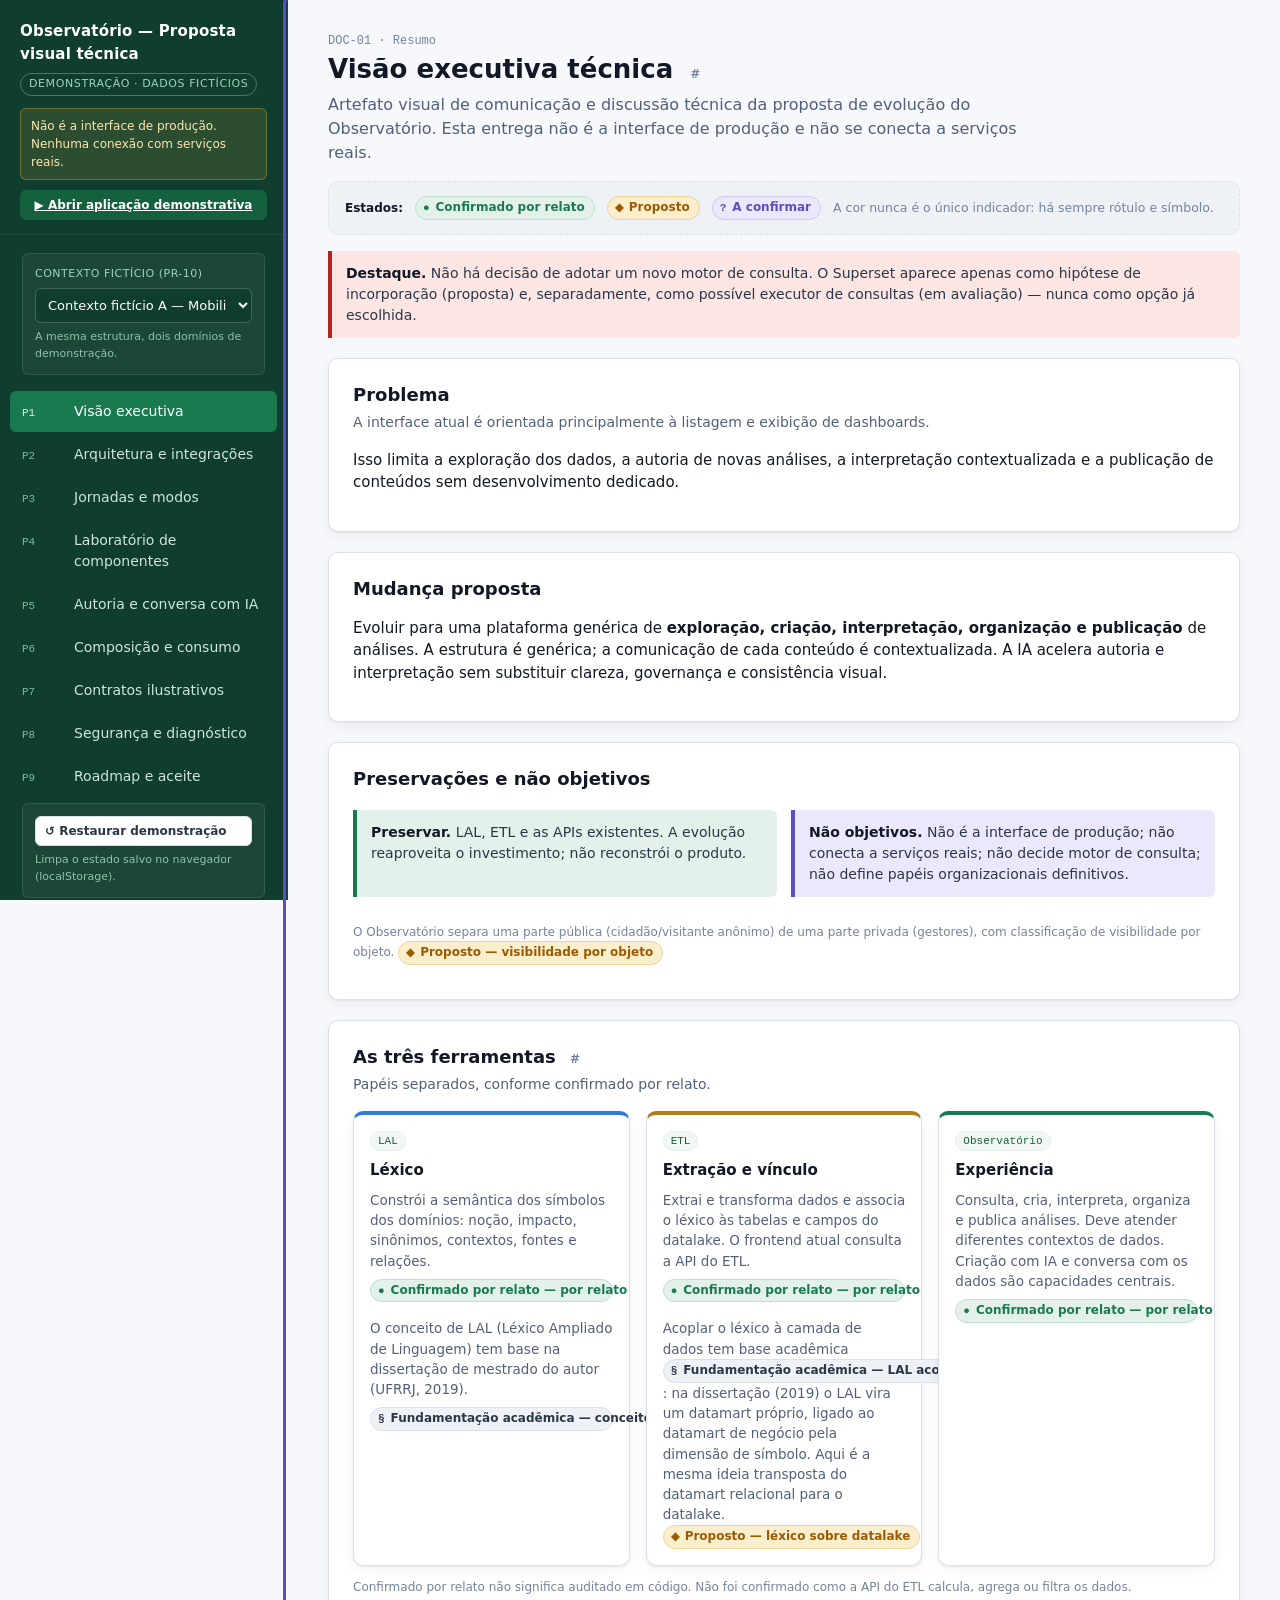
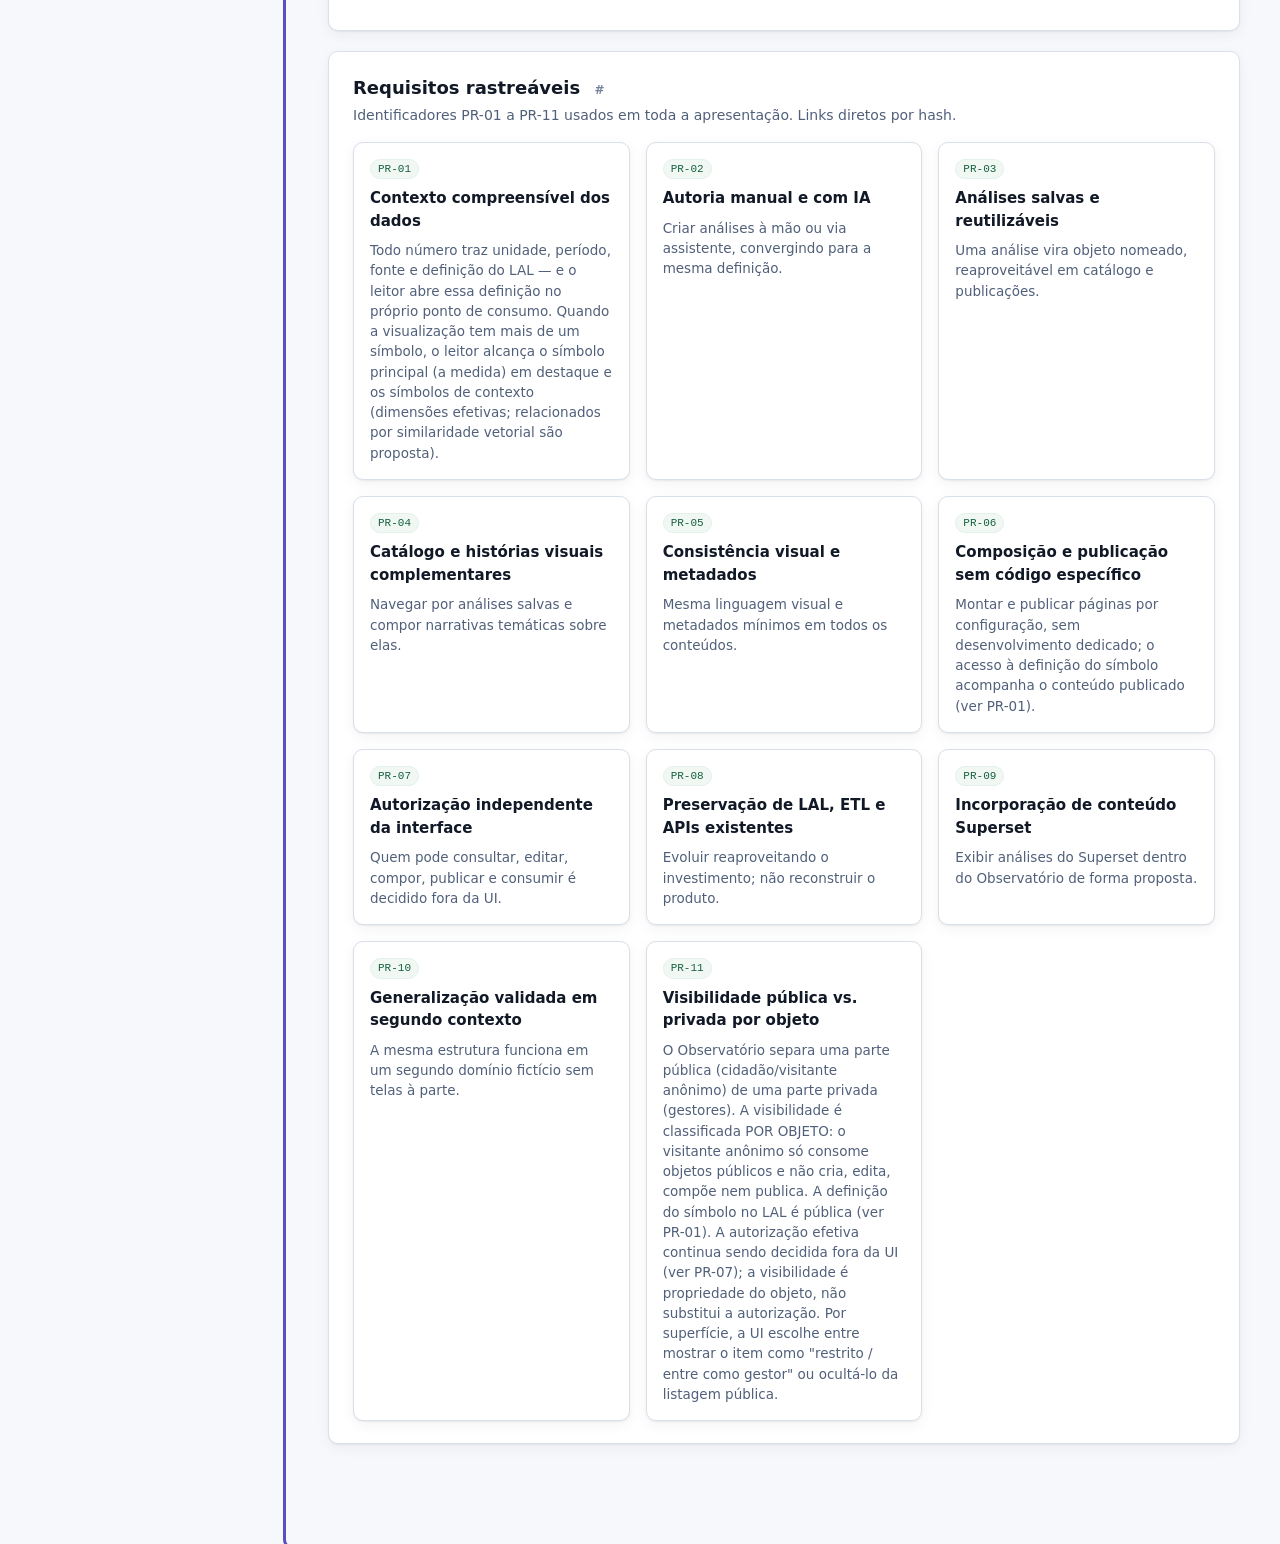
<file: index.html>
<!DOCTYPE html>
<html lang="pt-BR">
<head>
  <meta charset="UTF-8">
  <meta name="viewport" content="width=device-width, initial-scale=1.0">
  <meta name="description" content="Apresentação visual técnica da proposta de evolução do Observatório. Artefato de comunicação com dados fictícios; não é a interface de produção.">
  <meta name="robots" content="noindex">
  <title>Observatório — Proposta visual técnica</title>
  <link rel="stylesheet" href="assets/css/styles.css">
</head>
<body>
  <div class="app" id="app">
    <!-- Conteúdo construído por assets/js/app.js -->
    <noscript>
      <div style="padding:24px;max-width:720px;margin:40px auto;font-family:system-ui">
        <h1>Observatório — Proposta visual técnica</h1>
        <p>Esta apresentação precisa de JavaScript habilitado. Ela é um artefato de comunicação
        técnica com dados fictícios e não se conecta a nenhum serviço real.</p>
      </div>
    </noscript>
  </div>
  <script type="module" src="assets/js/app.js"></script>
</body>
</html>
</file>
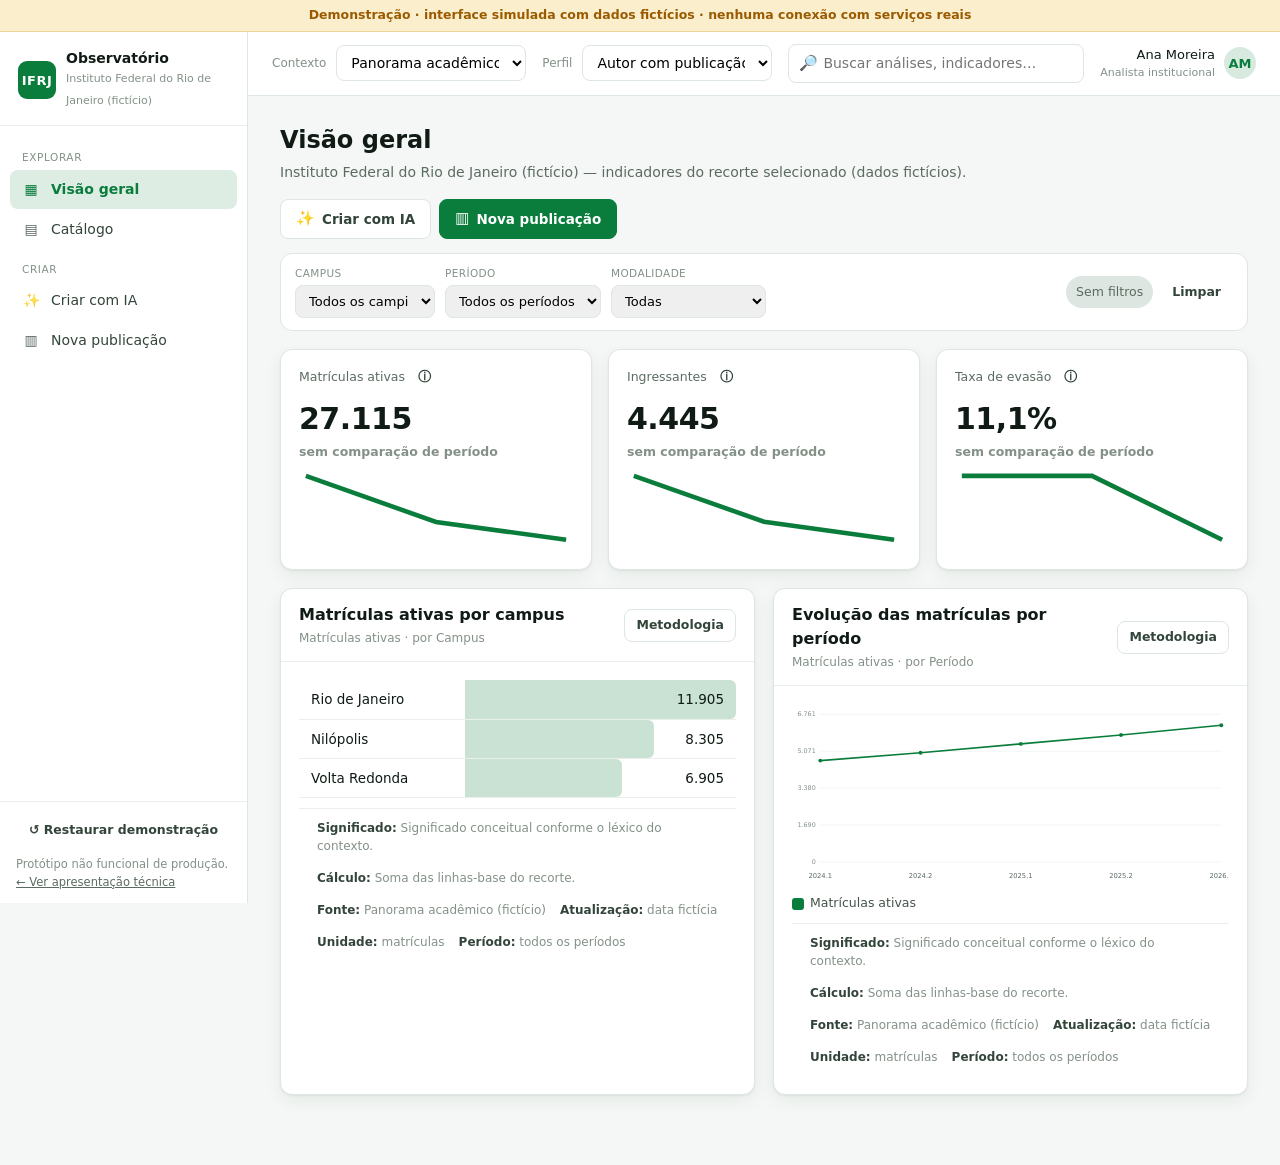
<file: app-demo/index.html>
<!DOCTYPE html>
<html lang="pt-BR">
<head>
  <meta charset="UTF-8">
  <meta name="viewport" content="width=device-width, initial-scale=1.0">
  <meta name="description" content="Observatório — interface de produção simulada com dados fictícios. Protótipo de demonstração, sem conexão com serviços reais.">
  <meta name="robots" content="noindex">
  <title>Observatório — demonstração</title>
  <link rel="stylesheet" href="assets/css/app.css">
</head>
<body>
  <div id="app">
    <noscript>
      <div style="padding:24px;max-width:680px;margin:40px auto;font-family:system-ui">
        <h1>Observatório — demonstração</h1>
        <p>Esta interface simulada precisa de JavaScript habilitado. Usa dados fictícios e não se
        conecta a nenhum serviço real.</p>
      </div>
    </noscript>
  </div>
  <script type="module" src="assets/js/app.js"></script>
</body>
</html>
</file>
<file: assets/css/styles.css>
/* =========================================================================
   Observatório — Proposta visual técnica
   Design system (vanilla CSS, sem dependências, sem CDN)
   ========================================================================= */

:root {
  /* Verde institucional como destaque; neutros na estrutura */
  --green-900: #0f3d2e;
  --green-700: #15603f;
  --green-600: #1a7a4f;
  --green-500: #22925f;
  --green-100: #e4f1ea;
  --green-050: #f1f8f4;

  --ink-900: #111826;
  --ink-700: #2b3647;
  --ink-500: #51607a;
  --ink-400: #74839c;
  --ink-300: #aab4c6;

  --paper: #ffffff;
  --paper-2: #f6f8fb;
  --paper-3: #eef2f7;
  --line: #d9e0ea;

  /* Cores distintas por ESTADO (nunca a cor sozinha indica o estado) */
  --st-confirmed: #1a7a4f;   /* verde */
  --st-confirmed-bg: #e4f1ea;
  --st-proposed: #9a5b00;    /* âmbar/ocre */
  --st-proposed-bg: #fbeecd;
  --st-verify: #5b4fc0;      /* roxo */
  --st-verify-bg: #ebe8fb;

  --danger: #b3261e;
  --danger-bg: #fbe6e4;
  --warn: #8a6100;

  --radius: 10px;
  --radius-sm: 6px;
  --shadow: 0 1px 2px rgba(17, 24, 38, .06), 0 4px 14px rgba(17, 24, 38, .05);
  --shadow-lg: 0 10px 40px rgba(17, 24, 38, .14);

  --mono: ui-monospace, SFMono-Regular, "SF Mono", Menlo, Consolas, "Liberation Mono", monospace;
  --sans: system-ui, -apple-system, "Segoe UI", Roboto, Helvetica, Arial, sans-serif;

  --nav-w: 288px;
  --detail-w: 400px;
}

* { box-sizing: border-box; }

html, body { height: 100%; }

body {
  margin: 0;
  font-family: var(--sans);
  color: var(--ink-900);
  background: var(--paper-2);
  line-height: 1.5;
  font-size: 15px;
}

/* Acessibilidade: foco sempre visível */
:focus-visible {
  outline: 3px solid var(--st-verify);
  outline-offset: 2px;
  border-radius: 4px;
}

a { color: var(--green-700); }

.skip-link {
  position: absolute;
  left: -9999px;
  top: 0;
  background: var(--ink-900);
  color: #fff;
  padding: 10px 16px;
  z-index: 1000;
  border-radius: 0 0 8px 0;
}
.skip-link:focus { left: 0; }

/* ============================ Layout ============================ */

.app {
  display: grid;
  grid-template-columns: var(--nav-w) 1fr;
  min-height: 100vh;
}

.sidebar {
  background: var(--green-900);
  color: #dfeee6;
  padding: 0;
  position: sticky;
  top: 0;
  height: 100vh;
  overflow-y: auto;
  border-right: 1px solid rgba(255, 255, 255, .06);
}

.brand {
  padding: 20px 20px 14px;
  border-bottom: 1px solid rgba(255, 255, 255, .08);
}
.brand h1 {
  font-size: 15px;
  margin: 0;
  letter-spacing: .2px;
  color: #fff;
}
.brand .tag {
  display: inline-block;
  margin-top: 8px;
  font-size: 11px;
  text-transform: uppercase;
  letter-spacing: .6px;
  color: #9fd3ba;
  border: 1px solid rgba(159, 211, 186, .4);
  padding: 2px 8px;
  border-radius: 999px;
}
.brand .warn-strip {
  margin-top: 12px;
  font-size: 12px;
  color: #ffe6b0;
  background: rgba(255, 193, 59, .12);
  border: 1px solid rgba(255, 193, 59, .3);
  padding: 8px 10px;
  border-radius: var(--radius-sm);
}

.nav { padding: 10px 10px 30px; }
.nav a {
  display: flex;
  gap: 10px;
  align-items: baseline;
  padding: 10px 12px;
  color: #cfe6da;
  text-decoration: none;
  border-radius: var(--radius-sm);
  font-size: 14px;
  margin-bottom: 2px;
}
.nav a .num {
  font-family: var(--mono);
  font-size: 11px;
  color: #7fbd9d;
  min-width: 42px;
}
.nav a:hover { background: rgba(255, 255, 255, .06); color: #fff; }
.nav a.active {
  background: var(--green-600);
  color: #fff;
}
.nav a.active .num { color: #d8f3e5; }

.nav .ctx-switch {
  margin: 8px 12px 16px;
  padding: 12px;
  background: rgba(255, 255, 255, .05);
  border: 1px solid rgba(255, 255, 255, .1);
  border-radius: var(--radius-sm);
}
.nav .ctx-switch label {
  display: block;
  font-size: 11px;
  text-transform: uppercase;
  letter-spacing: .5px;
  color: #9fd3ba;
  margin-bottom: 6px;
}
.nav .ctx-switch select {
  width: 100%;
  padding: 8px;
  border-radius: var(--radius-sm);
  border: 1px solid rgba(255, 255, 255, .2);
  background: var(--green-900);
  color: #fff;
  font-family: var(--sans);
  font-size: 13px;
}
.nav .ctx-switch .hint {
  font-size: 11px;
  color: #8fc2a8;
  margin-top: 6px;
}

/* ============================ Main ============================ */

.main {
  display: grid;
  grid-template-columns: 1fr;
  position: relative;
}
.main.with-detail { grid-template-columns: 1fr var(--detail-w); }

.content {
  padding: 32px 40px 80px;
  max-width: 1040px;
  width: 100%;
}

.page-head { margin-bottom: 8px; }
.page-head .doc {
  font-family: var(--mono);
  font-size: 12px;
  color: var(--ink-400);
}
.page-head h2 {
  font-size: 26px;
  margin: 4px 0 8px;
  color: var(--ink-900);
  line-height: 1.2;
}
.page-head p.lead {
  font-size: 16px;
  color: var(--ink-500);
  max-width: 70ch;
  margin: 0 0 8px;
}

section.block {
  background: var(--paper);
  border: 1px solid var(--line);
  border-radius: var(--radius);
  padding: 22px 24px;
  margin: 20px 0;
  box-shadow: var(--shadow);
}
section.block > h3 {
  margin: 0 0 4px;
  font-size: 18px;
  color: var(--ink-900);
}
section.block > h3 + .sub {
  margin: 0 0 16px;
  color: var(--ink-500);
  font-size: 14px;
}

h4 { font-size: 15px; margin: 18px 0 8px; color: var(--ink-700); }

/* ============================ Estado chips ============================ */

.state {
  display: inline-flex;
  align-items: center;
  gap: 6px;
  font-size: 12px;
  font-weight: 600;
  padding: 3px 9px 3px 7px;
  border-radius: 999px;
  border: 1px solid transparent;
  white-space: nowrap;
  line-height: 1.3;
}
.state .glyph {
  font-family: var(--mono);
  font-weight: 700;
  font-size: 11px;
}
.state.confirmed { color: var(--st-confirmed); background: var(--st-confirmed-bg); border-color: #bfe0cd; }
.state.proposed  { color: var(--st-proposed);  background: var(--st-proposed-bg);  border-color: #ecd49a; }
.state.verify    { color: var(--st-verify);     background: var(--st-verify-bg);     border-color: #cfc9f3; }
/* glyphs distintos (forma + texto, nao so cor): confirmado, proposto, a confirmar */

/* Fundamentacao academica: NAO e um estado de evidencia; e referencia a dissertacao.
   Rotulo + glifo (§) + cor; a cor nunca e o unico indicador. */
.state.academic { color: var(--ink-700); background: var(--paper-3); border-color: var(--line); text-decoration: none; }
.state.academic:hover { background: var(--paper-2); border-color: var(--ink-300); }

.legend {
  display: flex;
  flex-wrap: wrap;
  gap: 12px;
  align-items: center;
  padding: 14px 16px;
  background: var(--paper-3);
  border: 1px dashed var(--line);
  border-radius: var(--radius);
  margin: 16px 0;
}
.legend .legend-item { display: flex; gap: 8px; align-items: center; font-size: 13px; color: var(--ink-700); }
.legend .legend-item small { color: var(--ink-500); }

/* ============================ Cards grid ============================ */

.cards {
  display: grid;
  grid-template-columns: repeat(auto-fill, minmax(240px, 1fr));
  gap: 16px;
}
.card {
  background: var(--paper);
  border: 1px solid var(--line);
  border-radius: var(--radius);
  padding: 16px;
  box-shadow: var(--shadow);
  display: flex;
  flex-direction: column;
  gap: 8px;
}
.card h5 { margin: 0; font-size: 15px; color: var(--ink-900); }
.card .pid {
  font-family: var(--mono);
  font-size: 11px;
  color: var(--green-700);
  background: var(--green-050);
  border: 1px solid var(--green-100);
  padding: 1px 7px;
  border-radius: 999px;
  align-self: flex-start;
}
.card p { margin: 0; color: var(--ink-500); font-size: 13.5px; }

.tool-card { border-top: 4px solid var(--green-600); }
.tool-card.lal { border-top-color: #2f7bd6; }
.tool-card.etl { border-top-color: #b07d1a; }
.tool-card.obs { border-top-color: var(--green-600); }

/* ============================ Buttons ============================ */

.btn {
  font: inherit;
  font-size: 13px;
  font-weight: 600;
  border: 1px solid var(--line);
  background: var(--paper);
  color: var(--ink-700);
  padding: 8px 13px;
  border-radius: var(--radius-sm);
  cursor: pointer;
  display: inline-flex;
  align-items: center;
  gap: 6px;
}
.btn:hover { background: var(--paper-3); }
.btn.primary { background: var(--green-600); border-color: var(--green-600); color: #fff; }
.btn.primary:hover { background: var(--green-700); }
.btn.ghost { background: transparent; }
.btn.small { padding: 5px 9px; font-size: 12px; }
.btn.danger { color: var(--danger); border-color: #e7b7b2; }
.btn:disabled { opacity: .5; cursor: not-allowed; }

.btn-row { display: flex; flex-wrap: wrap; gap: 8px; align-items: center; }

/* ============================ Detail panel ============================ */

.detail-panel {
  border-left: 1px solid var(--line);
  background: var(--paper);
  padding: 0;
  position: sticky;
  top: 0;
  height: 100vh;
  overflow-y: auto;
  display: none;
}
.main.with-detail .detail-panel { display: block; }
.detail-panel .dp-head {
  position: sticky;
  top: 0;
  background: var(--ink-900);
  color: #fff;
  padding: 14px 18px;
  display: flex;
  justify-content: space-between;
  align-items: center;
  gap: 10px;
}
.detail-panel .dp-head h3 { margin: 0; font-size: 15px; }
.detail-panel .dp-head .pid { color: #9fd3ba; font-family: var(--mono); font-size: 12px; }
.detail-panel .dp-body { padding: 18px; }
.detail-panel .dp-close {
  background: transparent; border: 1px solid rgba(255,255,255,.3);
  color: #fff; border-radius: 6px; cursor: pointer; padding: 4px 9px; font-size: 13px;
}

.dl-tech { margin: 0; }
.dl-tech dt { font-size: 11px; text-transform: uppercase; letter-spacing: .5px; color: var(--ink-400); margin-top: 14px; }
.dl-tech dd { margin: 4px 0 0; color: var(--ink-700); font-size: 14px; }
.dl-tech dd ul { margin: 4px 0 0; padding-left: 18px; }
.dl-tech dd li { margin: 2px 0; }

/* ============================ Code / payload ============================ */

code, .mono { font-family: var(--mono); font-size: 13px; }
pre {
  background: var(--ink-900);
  color: #e6edf3;
  padding: 16px;
  border-radius: var(--radius-sm);
  overflow-x: auto;
  font-family: var(--mono);
  font-size: 12.5px;
  line-height: 1.55;
  margin: 0;
}
pre .k { color: #7ee2b8; }
pre .s { color: #ffd9a0; }
pre .c { color: #8aa0b8; font-style: italic; }

.collapsible { border: 1px solid var(--line); border-radius: var(--radius-sm); margin: 10px 0; overflow: hidden; }
.collapsible > summary {
  cursor: pointer;
  padding: 12px 14px;
  font-weight: 600;
  font-size: 14px;
  background: var(--paper-3);
  list-style: none;
  display: flex;
  justify-content: space-between;
  align-items: center;
  gap: 10px;
}
.collapsible > summary::-webkit-details-marker { display: none; }
.collapsible > summary::after { content: "▸"; color: var(--ink-400); }
.collapsible[open] > summary::after { content: "▾"; }
.collapsible .cbody { padding: 14px; }

/* Acesso à definição do símbolo do LAL (herda de .collapsible). O summary
   traz sempre rótulo textual + o marcador nativo ▸/▾ — a cor nunca é o único
   indicador. Sem glifo "?" (reservado ao estado "A confirmar"). */
.lex-def code { font-size: 13px; }
.lex-def .cbody h5 { margin: 14px 0 2px; }
.lex-def .cbody h5:first-child { margin-top: 0; }

/* Grupo de símbolos de CONTEXTO: subordinado ao disclosure do símbolo
   principal. A subordinação é transmitida por recuo + borda-guia + tipografia
   menor + rótulo TEXTUAL ("Contexto do símbolo") — NUNCA por cor isolada.
   Segue logo abaixo do disclosure principal em cada widget. */
.lex-context {
  margin: 6px 0 10px 16px;            /* recuo = aninhamento visual */
  padding-left: 12px;
  border-left: 2px solid var(--line); /* guia estrutural, neutra */
}
.lex-context > .lex-context-label {
  margin: 0 0 4px;
  font-size: 11px;
  text-transform: uppercase;
  letter-spacing: .5px;
  color: var(--ink-400);
}
.lex-context > .collapsible { margin-top: 0; }
.lex-context > .collapsible > summary { font-size: 13px; }  /* menor que o principal (14px) */

/* Bloco de relacionados dentro do grupo: lista sóbria, subordinada às dimensões. */
.lex-context .related-block { margin-top: 12px; }
.lex-context .related-origin { margin: 6px 0; }
.lex-context .related-list { margin: 6px 0 0; padding-left: 18px; }
.lex-context .related-list li { margin: 2px 0; font-size: 13px; }
.lex-context .related-note { font-size: 12px; color: var(--ink-400); }

/* ============================ Note / callout ============================ */

.callout {
  border-left: 4px solid var(--st-verify);
  background: var(--st-verify-bg);
  padding: 12px 14px;
  border-radius: 0 var(--radius-sm) var(--radius-sm) 0;
  font-size: 14px;
  color: var(--ink-700);
  margin: 14px 0;
}
.callout.proposed { border-left-color: var(--st-proposed); background: var(--st-proposed-bg); }
.callout.confirmed { border-left-color: var(--st-confirmed); background: var(--st-confirmed-bg); }
.callout.danger { border-left-color: var(--danger); background: var(--danger-bg); }
.callout strong { color: var(--ink-900); }

/* ============================ Tables ============================ */

table.grid {
  width: 100%;
  border-collapse: collapse;
  font-size: 13.5px;
}
table.grid th, table.grid td {
  border: 1px solid var(--line);
  padding: 9px 11px;
  text-align: left;
  vertical-align: top;
}
table.grid thead th { background: var(--paper-3); font-size: 12px; text-transform: uppercase; letter-spacing: .4px; color: var(--ink-500); }
table.grid tbody tr:nth-child(even) { background: var(--paper-2); }

/* ============================ Component lab ============================ */

.lab-comp {
  border: 1px solid var(--line);
  border-radius: var(--radius);
  margin: 16px 0;
  overflow: hidden;
  background: var(--paper);
}
.lab-comp .lab-head {
  display: flex;
  justify-content: space-between;
  align-items: center;
  gap: 10px;
  padding: 12px 16px;
  background: var(--paper-3);
  border-bottom: 1px solid var(--line);
}
.lab-comp .lab-head .lh-title { font-weight: 600; display: flex; gap: 10px; align-items: center; }
.lab-comp .lab-head .pid { font-family: var(--mono); font-size: 11px; color: var(--ink-400); }
.lab-comp .lab-demo { padding: 18px; }
.lab-comp .lab-note { padding: 0 18px 14px; font-size: 12px; color: var(--ink-400); }

/* Demo widgets (fictícios) */
.ctx-header {
  display: flex;
  justify-content: space-between;
  gap: 14px;
  flex-wrap: wrap;
  align-items: center;
  padding: 12px 14px;
  background: linear-gradient(90deg, var(--green-050), var(--paper));
  border: 1px solid var(--green-100);
  border-radius: var(--radius-sm);
}
.ctx-header .ch-title { font-weight: 700; font-size: 16px; color: var(--green-900); }
.ctx-header .ch-sub { font-size: 12px; color: var(--ink-500); }
.ctx-header select { padding: 7px 10px; border: 1px solid var(--line); border-radius: var(--radius-sm); font: inherit; }

.metric {
  display: inline-flex;
  flex-direction: column;
  gap: 2px;
  padding: 14px 18px;
  border: 1px solid var(--line);
  border-radius: var(--radius-sm);
  background: var(--paper);
}
.metric .m-val { font-size: 28px; font-weight: 700; color: var(--green-900); }
.metric .m-lbl { font-size: 12px; color: var(--ink-500); }
.metric .m-delta { font-size: 12px; font-weight: 600; }
.metric .m-delta.up { color: var(--st-confirmed); }
.metric .m-delta.down { color: var(--danger); }

.chart-box { border: 1px solid var(--line); border-radius: var(--radius-sm); overflow: hidden; }
.chart-box .cb-head { padding: 10px 14px; border-bottom: 1px solid var(--line); }
.chart-box .cb-head .cb-title { font-weight: 600; }
.chart-box .cb-head .cb-meta { font-size: 12px; color: var(--ink-500); display: flex; flex-wrap: wrap; gap: 10px; margin-top: 4px; }
.chart-box .cb-head .cb-meta span b { color: var(--ink-700); font-weight: 600; }
.chart-box .cb-body { padding: 14px; }

.filters { display: flex; flex-wrap: wrap; gap: 8px; align-items: center; }
.chip {
  display: inline-flex; align-items: center; gap: 6px;
  background: var(--green-050); border: 1px solid var(--green-100);
  color: var(--green-900); padding: 4px 10px; border-radius: 999px; font-size: 12.5px;
}
.chip button { border: none; background: transparent; cursor: pointer; color: var(--green-700); font-weight: 700; }

.placeholder-embed {
  border: 2px dashed var(--ink-300);
  border-radius: var(--radius-sm);
  background: repeating-linear-gradient(45deg, var(--paper-2), var(--paper-2) 10px, var(--paper-3) 10px, var(--paper-3) 20px);
  padding: 28px;
  text-align: center;
  color: var(--ink-500);
}
.placeholder-embed .pe-title { font-weight: 700; color: var(--ink-700); }

/* component states */
.state-demos { display: grid; grid-template-columns: repeat(auto-fill, minmax(200px, 1fr)); gap: 12px; }
.state-box { border: 1px solid var(--line); border-radius: var(--radius-sm); padding: 14px; min-height: 96px; display: flex; flex-direction: column; gap: 8px; justify-content: center; }
.state-box.err { border-color: #e7b7b2; background: var(--danger-bg); color: var(--danger); }
.state-box.denied { border-color: #cfc9f3; background: var(--st-verify-bg); color: var(--st-verify); }
.state-box.empty { color: var(--ink-400); }
.skeleton { height: 12px; border-radius: 4px; background: linear-gradient(90deg, var(--paper-3), var(--paper-2), var(--paper-3)); background-size: 200% 100%; animation: sh 1.3s infinite; }
.skeleton.w60 { width: 60%; } .skeleton.w80 { width: 80%; } .skeleton.w40 { width: 40%; }
@keyframes sh { 0% { background-position: 200% 0; } 100% { background-position: -200% 0; } }

/* comparison */
.compare { display: grid; grid-template-columns: 1fr 1fr; gap: 16px; }
.compare .c-col { border: 1px solid var(--line); border-radius: var(--radius-sm); overflow: hidden; }
.compare .c-col .c-head { padding: 8px 12px; font-size: 12px; font-weight: 700; text-transform: uppercase; letter-spacing: .5px; }
.compare .c-col.now .c-head { background: var(--paper-3); color: var(--ink-500); }
.compare .c-col.prop .c-head { background: var(--green-050); color: var(--green-800, var(--green-700)); }
.compare .c-col .c-body { padding: 14px; font-size: 13px; }

/* ============================ IA conversation ============================ */

.chat { display: grid; grid-template-columns: 1.1fr .9fr; gap: 18px; align-items: start; }
.chat .thread { display: flex; flex-direction: column; gap: 12px; }
.bubble { padding: 12px 14px; border-radius: 12px; font-size: 14px; max-width: 95%; }
.bubble.user { align-self: flex-end; background: var(--green-600); color: #fff; border-bottom-right-radius: 3px; }
.bubble.ai { align-self: flex-start; background: var(--paper-3); color: var(--ink-900); border-bottom-left-radius: 3px; }
.bubble.ai.clarify { background: var(--st-proposed-bg); border: 1px solid #ecd49a; }
.bubble .who { font-size: 11px; text-transform: uppercase; letter-spacing: .5px; opacity: .8; margin-bottom: 4px; }
.understanding { border: 1px solid var(--line); border-radius: var(--radius-sm); padding: 12px; background: var(--paper); }
.understanding .u-row { display: flex; gap: 10px; font-size: 13px; padding: 3px 0; }
.understanding .u-row .u-k { color: var(--ink-400); min-width: 110px; }

/* ============================ Composer ============================ */

.composer { display: grid; grid-template-columns: 260px 1fr; gap: 18px; align-items: start; }
.composer .palette { border: 1px solid var(--line); border-radius: var(--radius); background: var(--paper); padding: 14px; }
.composer .palette h4 { margin-top: 0; }
.composer .canvas { border: 1px solid var(--line); border-radius: var(--radius); background: var(--paper-2); padding: 14px; min-height: 300px; }
.composer .canvas.mobile { max-width: 390px; margin: 0 auto; }
.block-item { background: var(--paper); border: 1px solid var(--line); border-radius: var(--radius-sm); padding: 12px; margin-bottom: 10px; }
.block-item .bi-head { display: flex; justify-content: space-between; gap: 8px; align-items: center; }
.block-item .bi-type { font-size: 11px; text-transform: uppercase; letter-spacing: .5px; color: var(--ink-400); font-family: var(--mono); }
.block-item .bi-ctrls { display: flex; gap: 4px; }
.block-item .bi-body { margin-top: 8px; font-size: 13px; color: var(--ink-700); }

/* ============================ Checklist / matrix ============================ */

.cl-item { border: 1px solid var(--line); border-radius: var(--radius-sm); padding: 14px; margin: 10px 0; background: var(--paper); }
.cl-item .cl-head { display: flex; justify-content: space-between; gap: 10px; align-items: flex-start; flex-wrap: wrap; }
.cl-item .cl-q { font-weight: 600; font-size: 14px; max-width: 70ch; }
.cl-item select { padding: 6px 9px; border: 1px solid var(--line); border-radius: var(--radius-sm); font: inherit; font-size: 13px; }
.cl-item .cl-fields { display: grid; grid-template-columns: repeat(auto-fit, minmax(180px, 1fr)); gap: 10px; margin-top: 10px; }
.cl-item .cl-fields label { font-size: 11px; text-transform: uppercase; letter-spacing: .4px; color: var(--ink-400); display: block; margin-bottom: 3px; }
.cl-item .cl-fields input, .cl-item .cl-fields textarea { width: 100%; padding: 7px 9px; border: 1px solid var(--line); border-radius: var(--radius-sm); font: inherit; font-size: 13px; }
.cl-badge { font-size: 11px; font-weight: 700; padding: 2px 8px; border-radius: 999px; }
.cl-badge.nv { background: var(--paper-3); color: var(--ink-500); }
.cl-badge.cf { background: var(--st-confirmed-bg); color: var(--st-confirmed); }
.cl-badge.pa { background: var(--st-proposed-bg); color: var(--st-proposed); }
.cl-badge.ix { background: var(--danger-bg); color: var(--danger); }
.unaudited { font-size: 11px; color: var(--warn); font-style: italic; }

/* ============================ Diagram ============================ */

.diagram-wrap { overflow-x: auto; border: 1px solid var(--line); border-radius: var(--radius); background: var(--paper); padding: 10px; }
.diagram svg { display: block; max-width: 100%; height: auto; }
.diagram .node { cursor: pointer; }
.diagram .node:hover rect, .diagram .node:focus rect { stroke-width: 3; }
.diagram-desc { font-size: 13px; color: var(--ink-500); margin-top: 10px; padding: 10px 12px; background: var(--paper-2); border-radius: var(--radius-sm); }

/* ============================ Roadmap ============================ */

.timeline { position: relative; margin-left: 8px; padding-left: 26px; border-left: 3px solid var(--green-100); }
.tl-step { position: relative; margin-bottom: 22px; }
.tl-step::before {
  content: ""; position: absolute; left: -34px; top: 2px; width: 14px; height: 14px;
  background: var(--green-600); border: 3px solid var(--paper); border-radius: 50%;
}
.tl-step h4 { margin: 0 0 4px; }
.tl-step .deps { font-size: 12px; color: var(--ink-500); }

/* ============================ Jornadas ============================ */

.journey-tabs { display: flex; flex-wrap: wrap; gap: 6px; margin-bottom: 14px; }
.journey-tabs button { font: inherit; font-size: 13px; font-weight: 600; padding: 8px 14px; border: 1px solid var(--line); background: var(--paper); border-radius: 999px; cursor: pointer; }
.journey-tabs button[aria-selected="true"] { background: var(--green-600); color: #fff; border-color: var(--green-600); }
.journey-steps { display: grid; gap: 10px; }
.journey-step { display: grid; grid-template-columns: 34px 1fr; gap: 12px; border: 1px solid var(--line); border-radius: var(--radius-sm); padding: 12px 14px; background: var(--paper); }
.journey-step .js-n { font-family: var(--mono); font-weight: 700; color: var(--green-700); }
.journey-step .js-grid { display: grid; grid-template-columns: repeat(auto-fit, minmax(140px, 1fr)); gap: 8px; margin-top: 6px; font-size: 12.5px; }
.journey-step .js-grid div b { display: block; font-size: 10px; text-transform: uppercase; letter-spacing: .5px; color: var(--ink-400); }

/* ============================ Misc ============================ */

.muted { color: var(--ink-400); }
.small { font-size: 12px; }
.row { display: flex; gap: 14px; flex-wrap: wrap; align-items: center; }
.space { height: 8px; }
hr.soft { border: none; border-top: 1px solid var(--line); margin: 20px 0; }
.anchor-link { font-size: 12px; color: var(--ink-400); text-decoration: none; margin-left: 8px; }
.anchor-link:hover { color: var(--green-700); }

/* ============================ Responsive ============================ */

@media (max-width: 1100px) {
  .main.with-detail { grid-template-columns: 1fr; }
  .detail-panel {
    position: fixed; right: 0; top: 0; width: min(420px, 92vw); z-index: 900;
    box-shadow: var(--shadow-lg); height: 100vh;
  }
  .chat, .composer { grid-template-columns: 1fr; }
  .compare { grid-template-columns: 1fr; }
}

@media (max-width: 860px) {
  .app { grid-template-columns: 1fr; }
  .sidebar { position: static; height: auto; }
  .nav { display: grid; grid-template-columns: repeat(2, 1fr); gap: 2px; }
  .nav .ctx-switch { grid-column: 1 / -1; }
  .content { padding: 20px 18px 60px; }
  .state-demos { grid-template-columns: 1fr 1fr; }
}

@media (prefers-reduced-motion: reduce) {
  * { animation: none !important; transition: none !important; }
}
</file>
<file: app-demo/assets/css/app.css>
/* =========================================================================
   Observatório IFRJ — Interface de produção SIMULADA (dados fictícios)
   Stack vanilla, sem dependências, sem CDN.
   ========================================================================= */

:root {
  --ifrj-green: #0a7d3c;      /* verde institucional */
  --ifrj-green-d: #075e2d;
  --ifrj-green-l: #e7f4ec;
  --ifrj-green-l2: #f2faf5;
  --accent: #0a7d3c;

  --ink-900: #0f1b14;
  --ink-800: #1d2b22;
  --ink-700: #33453a;
  --ink-500: #5b6b61;
  --ink-400: #839187;
  --ink-300: #b4bfb8;

  --bg: #f4f7f5;
  --paper: #ffffff;
  --paper-2: #f7faf8;
  --line: #dde6e0;
  --line-2: #e9efeb;

  --warn: #9a5b00;
  --warn-bg: #fbeecd;
  --danger: #b3261e;
  --danger-bg: #fbe6e4;
  --info: #15607f;

  --chart-1: #0a7d3c;
  --chart-2: #2f8fd6;
  --chart-3: #c98a1b;
  --chart-4: #8457c9;
  --chart-5: #c0504d;

  --radius: 12px;
  --radius-sm: 8px;
  --shadow: 0 1px 2px rgba(15,27,20,.06), 0 6px 18px rgba(15,27,20,.06);
  --shadow-lg: 0 16px 48px rgba(15,27,20,.18);
  --sans: system-ui,-apple-system,"Segoe UI",Roboto,Helvetica,Arial,sans-serif;
  --mono: ui-monospace,SFMono-Regular,Menlo,Consolas,monospace;

  --sidebar-w: 248px;
}

* { box-sizing: border-box; }
html, body { height: 100%; margin: 0; }
body { font-family: var(--sans); background: var(--bg); color: var(--ink-900); font-size: 15px; line-height: 1.5; }
:focus-visible { outline: 3px solid #2f8fd6; outline-offset: 2px; border-radius: 4px; }
a { color: var(--ifrj-green-d); }
img, svg { max-width: 100%; }

.skip-link { position: absolute; left: -9999px; background: var(--ink-900); color: #fff; padding: 10px 16px; z-index: 2000; }
.skip-link:focus { left: 8px; top: 8px; border-radius: 8px; }

/* ---------- Demo banner ---------- */
.demo-banner {
  background: var(--warn-bg); color: var(--warn);
  text-align: center; font-size: 12.5px; font-weight: 600;
  padding: 6px 12px; border-bottom: 1px solid #ecd49a;
}

/* ---------- App layout ----------
   Grade explícita: 2 colunas x 3 linhas (banner / topbar / main).
   A sidebar ocupa as linhas de topbar+main; topbar e main empilham na coluna 2. */
.shell {
  display: grid;
  grid-template-columns: var(--sidebar-w) 1fr;
  grid-template-rows: auto auto 1fr;
  grid-template-areas:
    "banner  banner"
    "sidebar topbar"
    "sidebar main";
  min-height: 100vh;
}
.shell .demo-banner { grid-area: banner; }

.sidebar {
  grid-area: sidebar;
  background: var(--paper);
  border-right: 1px solid var(--line);
  display: flex; flex-direction: column;
  position: sticky; top: 0; height: calc(100vh - 29px);
  overflow-y: auto;
}
.sidebar .logo {
  display: flex; align-items: center; gap: 10px;
  padding: 18px 18px 14px; border-bottom: 1px solid var(--line-2);
}
.sidebar .logo .mark {
  width: 38px; height: 38px; border-radius: 9px; flex: none;
  background: var(--ifrj-green); color: #fff; font-weight: 800;
  display: grid; place-items: center; font-size: 13px; letter-spacing: .5px;
}
.sidebar .logo .txt strong { display: block; font-size: 14px; line-height: 1.15; }
.sidebar .logo .txt span { font-size: 11px; color: var(--ink-400); }

.sidebar nav { padding: 12px 10px; flex: 1; }
.sidebar nav .grp { font-size: 10.5px; text-transform: uppercase; letter-spacing: .6px; color: var(--ink-400); padding: 12px 12px 4px; }
.sidebar nav a {
  display: flex; align-items: center; gap: 11px;
  padding: 9px 12px; border-radius: var(--radius-sm);
  color: var(--ink-700); text-decoration: none; font-size: 14px; margin-bottom: 1px;
}
.sidebar nav a .ic { width: 18px; text-align: center; opacity: .8; }
.sidebar nav a:hover { background: var(--paper-2); }
.sidebar nav a.active { background: var(--ifrj-green-l); color: var(--ifrj-green-d); font-weight: 600; }
.sidebar nav a.active .ic { opacity: 1; }

.sidebar .side-foot { padding: 12px 16px; border-top: 1px solid var(--line-2); font-size: 11.5px; color: var(--ink-400); }
.sidebar .side-foot a { color: var(--ink-500); }

/* ---------- Topbar ---------- */
.topbar {
  grid-area: topbar; background: var(--paper); border-bottom: 1px solid var(--line);
  display: flex; align-items: center; gap: 16px; padding: 12px 24px;
  position: sticky; top: 29px; z-index: 50;
}
.topbar .ctx { display: flex; align-items: center; gap: 10px; }
.topbar .ctx label { font-size: 12px; color: var(--ink-400); }
.topbar select, .topbar input { font: inherit; font-size: 14px; padding: 8px 10px; border: 1px solid var(--line); border-radius: var(--radius-sm); background: var(--paper); }
.topbar .search { flex: 1; max-width: 420px; position: relative; }
.topbar .search input { width: 100%; padding-left: 34px; }
.topbar .search .mi { position: absolute; left: 11px; top: 50%; transform: translateY(-50%); color: var(--ink-400); }
.topbar .user { display: flex; align-items: center; gap: 9px; margin-left: auto; }
.topbar .user .av { width: 32px; height: 32px; border-radius: 50%; background: var(--ifrj-green-l); color: var(--ifrj-green-d); display: grid; place-items: center; font-weight: 700; font-size: 13px; }
.topbar .user .nm { font-size: 13px; }
.topbar .user .nm small { display: block; color: var(--ink-400); font-size: 11px; }

/* ---------- Main ---------- */
.main { grid-area: main; padding: 26px 32px 70px; max-width: 1240px; width: 100%; min-width: 0; }
.page-title { display: flex; align-items: flex-end; justify-content: space-between; gap: 16px; flex-wrap: wrap; margin-bottom: 6px; }
.page-title h1 { font-size: 24px; margin: 0; }
.page-title p { margin: 4px 0 0; color: var(--ink-500); font-size: 14px; }
.page-actions { display: flex; gap: 8px; flex-wrap: wrap; }

/* ---------- Buttons ---------- */
.btn { font: inherit; font-size: 13.5px; font-weight: 600; border: 1px solid var(--line); background: var(--paper); color: var(--ink-700); padding: 9px 15px; border-radius: var(--radius-sm); cursor: pointer; display: inline-flex; align-items: center; gap: 7px; }
.btn:hover { background: var(--paper-2); }
.btn.primary { background: var(--ifrj-green); border-color: var(--ifrj-green); color: #fff; }
.btn.primary:hover { background: var(--ifrj-green-d); }
.btn.ghost { background: transparent; border-color: transparent; }
.btn.ghost:hover { background: var(--paper-2); }
.btn.sm { padding: 6px 11px; font-size: 12.5px; }
.btn:disabled { opacity: .5; cursor: not-allowed; }
.btn .ic { font-size: 15px; line-height: 1; }

/* ---------- Cards / KPIs ---------- */
.kpis { display: grid; grid-template-columns: repeat(auto-fit, minmax(190px, 1fr)); gap: 16px; margin: 18px 0; }
.kpi { background: var(--paper); border: 1px solid var(--line); border-radius: var(--radius); padding: 16px 18px; box-shadow: var(--shadow); }
.kpi .k-lbl { font-size: 12.5px; color: var(--ink-500); display: flex; align-items: center; gap: 7px; }
.kpi .k-val { font-size: 30px; font-weight: 800; margin: 7px 0 2px; letter-spacing: -.5px; }
.kpi .k-delta { font-size: 12.5px; font-weight: 700; }
.kpi .k-delta.up { color: var(--ifrj-green); }
.kpi .k-delta.down { color: var(--danger); }
.kpi .k-spark { margin-top: 8px; }

.grid-2 { display: grid; grid-template-columns: 1fr 1fr; gap: 18px; }
.grid-3 { display: grid; grid-template-columns: repeat(3, 1fr); gap: 18px; }
.span-2 { grid-column: span 2; }

.panel { background: var(--paper); border: 1px solid var(--line); border-radius: var(--radius); box-shadow: var(--shadow); overflow: hidden; }
.panel .p-head { display: flex; align-items: center; justify-content: space-between; gap: 12px; padding: 14px 18px; border-bottom: 1px solid var(--line-2); }
.panel .p-head h3 { margin: 0; font-size: 16px; }
.panel .p-head .p-sub { font-size: 12px; color: var(--ink-400); margin-top: 2px; }
.panel .p-body { padding: 18px; }
.panel .p-foot { padding: 10px 18px; border-top: 1px solid var(--line-2); font-size: 12px; color: var(--ink-400); display: flex; flex-wrap: wrap; gap: 14px; }
.panel .p-foot b { color: var(--ink-700); font-weight: 600; }

/* ---------- Chart ---------- */
.chart { width: 100%; }
.chart svg { display: block; width: 100%; height: auto; }
.legend-row { display: flex; flex-wrap: wrap; gap: 14px; margin-top: 10px; font-size: 12.5px; color: var(--ink-600,#455349); }
.legend-row .lg { display: inline-flex; align-items: center; gap: 6px; }
.legend-row .sw { width: 12px; height: 12px; border-radius: 3px; display: inline-block; }

/* data table */
table.dt { width: 100%; border-collapse: collapse; font-size: 13.5px; }
table.dt th, table.dt td { padding: 9px 12px; border-bottom: 1px solid var(--line-2); text-align: left; }
table.dt th { font-size: 11.5px; text-transform: uppercase; letter-spacing: .4px; color: var(--ink-400); }
table.dt tbody tr:hover { background: var(--paper-2); }
table.dt td.num { text-align: right; font-variant-numeric: tabular-nums; }
.bar-cell { position: relative; }
.bar-cell .bar { position: absolute; left: 0; top: 0; bottom: 0; background: var(--ifrj-green-l); border-radius: 0 6px 6px 0; }
.bar-cell span { position: relative; }

/* filters */
.filterbar { display: flex; flex-wrap: wrap; gap: 10px; align-items: center; margin: 14px 0; padding: 12px 14px; background: var(--paper); border: 1px solid var(--line); border-radius: var(--radius); }
.filterbar .fld { display: flex; flex-direction: column; gap: 3px; }
.filterbar .fld label { font-size: 10.5px; text-transform: uppercase; letter-spacing: .4px; color: var(--ink-400); }
.filterbar select, .filterbar input { font: inherit; font-size: 13px; padding: 7px 9px; border: 1px solid var(--line); border-radius: var(--radius-sm); }
.chips { display: flex; flex-wrap: wrap; gap: 7px; }
.chip { display: inline-flex; align-items: center; gap: 6px; background: var(--ifrj-green-l); color: var(--ifrj-green-d); padding: 4px 10px; border-radius: 999px; font-size: 12.5px; }
.chip button { border: none; background: transparent; color: inherit; cursor: pointer; font-weight: 800; }

/* badges */
.badge { font-size: 11px; font-weight: 700; padding: 2px 9px; border-radius: 999px; display: inline-block; }
.badge.green { background: var(--ifrj-green-l); color: var(--ifrj-green-d); }
.badge.gray { background: var(--line); color: var(--ink-600,#455349); }
.badge.amber { background: var(--warn-bg); color: var(--warn); }
.badge.blue { background: #e2eef6; color: var(--info); }

/* ---------- Catalog ---------- */
.catalog { display: grid; grid-template-columns: repeat(auto-fill, minmax(260px, 1fr)); gap: 16px; }
.an-card { background: var(--paper); border: 1px solid var(--line); border-radius: var(--radius); box-shadow: var(--shadow); overflow: hidden; display: flex; flex-direction: column; }
.an-card .ac-vis { height: 120px; border-bottom: 1px solid var(--line-2); background: var(--paper-2); display: grid; place-items: center; }
.an-card .ac-body { padding: 14px; flex: 1; display: flex; flex-direction: column; gap: 7px; }
.an-card .ac-body h4 { margin: 0; font-size: 15px; }
.an-card .ac-meta { font-size: 12px; color: var(--ink-400); }
.an-card .ac-foot { display: flex; gap: 6px; padding: 0 14px 14px; }

/* ---------- Assistant (IA) ---------- */
.assistant { display: grid; grid-template-columns: 1.05fr .95fr; gap: 18px; align-items: start; }
.chat-col { display: flex; flex-direction: column; gap: 0; }
.chat-window { background: var(--paper); border: 1px solid var(--line); border-radius: var(--radius); box-shadow: var(--shadow); display: flex; flex-direction: column; min-height: 460px; }
.chat-scroll { flex: 1; padding: 18px; overflow-y: auto; display: flex; flex-direction: column; gap: 12px; max-height: 520px; }
.msg { max-width: 88%; padding: 11px 14px; border-radius: 14px; font-size: 14px; }
.msg .who { font-size: 10.5px; text-transform: uppercase; letter-spacing: .5px; opacity: .7; margin-bottom: 4px; }
.msg.user { align-self: flex-end; background: var(--ifrj-green); color: #fff; border-bottom-right-radius: 4px; }
.msg.ai { align-self: flex-start; background: var(--paper-2); border: 1px solid var(--line-2); border-bottom-left-radius: 4px; }
.msg.ai.clarify { background: var(--warn-bg); border-color: #ecd49a; }
.msg.typing .dots { display: inline-flex; gap: 4px; }
.msg.typing .dots i { width: 7px; height: 7px; border-radius: 50%; background: var(--ink-300); animation: blink 1.2s infinite; }
.msg.typing .dots i:nth-child(2){ animation-delay: .2s; } .msg.typing .dots i:nth-child(3){ animation-delay: .4s; }
@keyframes blink { 0%,60%,100%{opacity:.3} 30%{opacity:1} }

.chat-input { border-top: 1px solid var(--line-2); padding: 12px; display: flex; gap: 8px; }
.chat-input textarea { flex: 1; resize: none; font: inherit; font-size: 14px; padding: 10px 12px; border: 1px solid var(--line); border-radius: var(--radius-sm); min-height: 44px; max-height: 120px; }
.suggestions { display: flex; flex-wrap: wrap; gap: 7px; padding: 0 12px 12px; }
.suggestions button { font: inherit; font-size: 12.5px; padding: 6px 11px; border: 1px solid var(--line); background: var(--paper); border-radius: 999px; cursor: pointer; color: var(--ink-700); }
.suggestions button:hover { background: var(--paper-2); }

.preview-col .panel { position: sticky; top: 92px; }
.understanding .u-row { display: flex; gap: 10px; padding: 6px 0; border-bottom: 1px dashed var(--line-2); font-size: 13px; }
.understanding .u-row:last-child { border-bottom: none; }
.understanding .u-k { color: var(--ink-400); min-width: 120px; }
.understanding .u-v { font-weight: 600; }

.empty-preview { text-align: center; color: var(--ink-400); padding: 40px 20px; }
.empty-preview .big { font-size: 34px; }

/* ---------- Composer / publication ---------- */
.composer { display: grid; grid-template-columns: 230px 1fr; gap: 18px; align-items: start; }
.palette { background: var(--paper); border: 1px solid var(--line); border-radius: var(--radius); padding: 14px; box-shadow: var(--shadow); }
.palette h4 { margin: 0 0 10px; font-size: 13px; text-transform: uppercase; letter-spacing: .4px; color: var(--ink-400); }
.palette .pbtn { width: 100%; justify-content: flex-start; margin-bottom: 7px; }
.canvas { background: var(--paper-2); border: 1px dashed var(--line); border-radius: var(--radius); padding: 16px; min-height: 420px; }
.canvas.device-mobile { max-width: 400px; margin: 0 auto; background: var(--paper); border-style: solid; }
.pub-block { background: var(--paper); border: 1px solid var(--line); border-radius: var(--radius-sm); margin-bottom: 12px; overflow: hidden; }
.pub-block .pb-bar { display: flex; align-items: center; justify-content: space-between; padding: 7px 10px; background: var(--paper-2); border-bottom: 1px solid var(--line-2); }
.pub-block .pb-type { font-size: 10.5px; text-transform: uppercase; letter-spacing: .5px; color: var(--ink-400); font-family: var(--mono); }
.pub-block .pb-ctrl { display: flex; gap: 3px; }
.pub-block .pb-body { padding: 14px; }

/* ---------- Methodology drawer ---------- */
.drawer-backdrop { position: fixed; inset: 0; background: rgba(15,27,20,.35); z-index: 900; display: none; }
.drawer-backdrop.open { display: block; }
.drawer { position: fixed; top: 0; right: 0; height: 100vh; width: min(460px, 94vw); background: var(--paper); box-shadow: var(--shadow-lg); z-index: 1000; transform: translateX(100%); transition: transform .2s ease; display: flex; flex-direction: column; }
.drawer.open { transform: translateX(0); }
@media (prefers-reduced-motion: reduce) { .drawer { transition: none; } }
.drawer .d-head { display: flex; align-items: center; justify-content: space-between; padding: 16px 18px; border-bottom: 1px solid var(--line-2); }
.drawer .d-head h3 { margin: 0; font-size: 16px; }
.drawer .d-body { padding: 18px; overflow-y: auto; }
.drawer dl dt { font-size: 11px; text-transform: uppercase; letter-spacing: .5px; color: var(--ink-400); margin-top: 14px; }
.drawer dl dd { margin: 4px 0 0; }

/* toast */
.toast-host { position: fixed; bottom: 20px; left: 50%; transform: translateX(-50%); z-index: 1200; display: flex; flex-direction: column; gap: 8px; align-items: center; }
.toast { background: var(--ink-900); color: #fff; padding: 11px 18px; border-radius: 10px; font-size: 13.5px; box-shadow: var(--shadow-lg); max-width: 92vw; }
.toast .sub { color: #b9c6bf; font-size: 11.5px; display: block; margin-top: 2px; }

.muted { color: var(--ink-400); }
.small { font-size: 12.5px; }
.warn-text { color: var(--warn); }
hr.soft { border: none; border-top: 1px solid var(--line-2); margin: 18px 0; }
.row { display: flex; gap: 12px; flex-wrap: wrap; align-items: center; }
.sr-only { position: absolute; width: 1px; height: 1px; padding: 0; margin: -1px; overflow: hidden; clip: rect(0,0,0,0); border: 0; }

/* =========================================================================
   FEAT-004 — integração de UI ponta a ponta.
   Usa as CSS vars --accent / --chart-1..5 (recoloráveis por contexto no
   .shell). Nenhuma cor hard-coded que impeça a troca de contexto.
   ========================================================================= */

/* Primário recolorável pelo accent do contexto (sobrepõe o verde fixo). */
.btn.primary { background: var(--accent); border-color: var(--accent); }
.btn.primary:hover { filter: brightness(.92); }

/* Marca do sidebar recolorável. */
.sidebar .logo .mark { background: var(--accent); }
.sidebar nav a.active { background: color-mix(in srgb, var(--accent) 14%, #fff); color: var(--accent); }
.topbar .user .av { background: color-mix(in srgb, var(--accent) 16%, #fff); color: var(--accent); }
.chip { background: color-mix(in srgb, var(--accent) 14%, #fff); color: var(--accent); }
.chip-muted { background: var(--line); color: var(--ink-500); }
.bar-cell .bar { background: color-mix(in srgb, var(--accent) 22%, #fff); }
.badge.green { background: color-mix(in srgb, var(--accent) 14%, #fff); color: var(--accent); }

/* ---------- Estados comuns (stateView) ---------- */
.state { text-align: center; padding: 34px 20px; color: var(--ink-500); }
.state .state-icon { font-size: 30px; margin-bottom: 8px; }
.state h3 { margin: 0 0 6px; font-size: 16px; }
.state-denied .state-icon { color: var(--danger); }
.denied-banner { margin-bottom: 16px; border: 1px solid var(--danger-bg); border-radius: var(--radius); background: var(--danger-bg); }

/* ---------- Status tag (prefixo de ícone + texto, NIT-6) ---------- */
.status-tag { display: inline-flex; align-items: center; gap: 5px; font-size: 12px; font-weight: 600; padding: 2px 8px; border-radius: 999px; background: var(--line); color: var(--ink-700); }
.status-agendada { background: #e2eef6; color: var(--info); }
.status-realizada { background: color-mix(in srgb, var(--accent) 14%, #fff); color: var(--accent); }
.status-recusada { background: var(--danger-bg); color: var(--danger); }
.status-pendente { background: var(--warn-bg); color: var(--warn); }

/* ---------- Metadados da visualização (render.js) ---------- */
.analysis-render .viz-meta { margin-top: 10px; }
.analysis-render .viz-meta .p-foot { border-top: 1px solid var(--line-2); padding-top: 10px; }
.metric { text-align: left; }
.metric .metric-value { font-size: 34px; font-weight: 800; letter-spacing: -.5px; }
.metric .metric-delta { font-size: 12.5px; font-weight: 700; margin-top: 4px; }
.metric .metric-delta.up { color: var(--accent); }
.metric .metric-delta.down { color: var(--danger); }

/* ---------- Placeholder Superset (sem iframe/token) ---------- */
.embed-placeholder .embed-frame { border: 2px dashed var(--line); border-radius: var(--radius); padding: 22px; background: var(--paper-2); text-align: center; }
.embed-placeholder .embed-label { font-weight: 700; font-size: 15px; }
.embed-placeholder .embed-note { font-size: 12.5px; color: var(--ink-500); margin: 8px 0 0; }

/* ---------- Topbar: seletores de contexto/perfil ---------- */
.topbar .ctx select { max-width: 190px; }

/* ---------- Catálogo: toolbar de busca/origem ---------- */
.catalog-toolbar { display: flex; flex-wrap: wrap; gap: 14px; align-items: flex-end; margin: 14px 0; }
.catalog-toolbar .fld { display: flex; flex-direction: column; gap: 3px; min-width: 240px; flex: 1; }
.catalog-toolbar .fld label { font-size: 10.5px; text-transform: uppercase; letter-spacing: .4px; color: var(--ink-400); }
.catalog-toolbar input { font: inherit; font-size: 14px; padding: 8px 10px; border: 1px solid var(--line); border-radius: var(--radius-sm); }
.origin-filter { display: flex; flex-wrap: wrap; gap: 6px; }

/* ---------- Overlay (drawer / modal / editor) irmão de .shell ---------- */
.overlay-root { position: fixed; inset: 0; z-index: 1000; display: none; }
.overlay-root.open { display: block; }
.overlay-root .ov-backdrop { position: absolute; inset: 0; background: rgba(15,27,20,.4); }
.overlay-root .ov-panel { position: absolute; top: 0; right: 0; height: 100vh; width: min(720px, 96vw); background: var(--paper); box-shadow: var(--shadow-lg); display: flex; flex-direction: column; overflow: hidden; }
.overlay-root .editor-shell { display: flex; flex-direction: column; height: 100%; }

/* Drawer de metodologia dentro do overlay. */
.drawer-inner { display: flex; flex-direction: column; height: 100%; }
.drawer-inner .d-head { display: flex; align-items: center; justify-content: space-between; padding: 16px 18px; border-bottom: 1px solid var(--line-2); }
.drawer-inner .d-head h3 { margin: 0; font-size: 16px; }
.drawer-inner .d-body { padding: 18px; overflow-y: auto; }
.drawer-inner dl dt { font-size: 11px; text-transform: uppercase; letter-spacing: .5px; color: var(--ink-400); margin-top: 14px; }
.drawer-inner dl dd { margin: 4px 0 0; }

/* Modal de confirmação (centralizado). */
.overlay-root .ov-panel:has(.confirm) { top: 50%; right: 50%; transform: translate(50%, -50%); height: auto; width: min(460px, 94vw); border-radius: var(--radius); }
.confirm { padding: 22px; }
.confirm h3 { margin: 0 0 8px; font-size: 17px; }
.confirm p { margin: 0 0 18px; color: var(--ink-700); }
.confirm-actions { display: flex; justify-content: flex-end; gap: 8px; }

/* Editor de análise. */
.editor-head { display: flex; align-items: center; justify-content: space-between; padding: 16px 18px; border-bottom: 1px solid var(--line-2); }
.editor-head h3 { margin: 0; font-size: 16px; }
.editor-body { display: grid; grid-template-columns: 1fr 1fr; gap: 18px; padding: 18px; overflow-y: auto; flex: 1; }
.editor-form { display: flex; flex-direction: column; gap: 12px; }
.editor-form .fld { display: flex; flex-direction: column; gap: 4px; }
.editor-form label, .props label { font-size: 11px; text-transform: uppercase; letter-spacing: .4px; color: var(--ink-400); }
.editor-form input, .editor-form select, .editor-form textarea,
.props input, .props select, .props textarea { font: inherit; font-size: 14px; padding: 8px 10px; border: 1px solid var(--line); border-radius: var(--radius-sm); background: var(--paper); }
.editor-form .err, .props .err { color: var(--danger); font-size: 12px; min-height: 14px; }
.edit-filters { border: 1px solid var(--line-2); border-radius: var(--radius-sm); padding: 10px 12px; display: flex; flex-direction: column; gap: 10px; }
.edit-filters legend { font-size: 11px; text-transform: uppercase; letter-spacing: .4px; color: var(--ink-400); padding: 0 4px; }
.editor-preview h4 { margin: 0 0 10px; font-size: 13px; text-transform: uppercase; letter-spacing: .4px; color: var(--ink-400); }
.editor-foot { display: flex; justify-content: flex-end; gap: 8px; padding: 14px 18px; border-top: 1px solid var(--line-2); }
.preview-body { display: block; }
.preview-body .pub-render-block { margin-bottom: 18px; }

/* ---------- Compositor em 3 colunas (paleta / canvas / propriedades) ---------- */
.composer-3 { display: grid; grid-template-columns: 220px 1fr 280px; gap: 18px; align-items: start; }
.composer-3 .props { background: var(--paper); border: 1px solid var(--line); border-radius: var(--radius); padding: 14px; box-shadow: var(--shadow); position: sticky; top: 92px; }
.composer-3 .props h4 { margin: 0 0 10px; font-size: 13px; text-transform: uppercase; letter-spacing: .4px; color: var(--ink-400); }
.composer-3 .props .fld { display: flex; flex-direction: column; gap: 4px; margin-bottom: 12px; }
.prop-details summary { cursor: pointer; font-size: 12px; color: var(--ink-500); }
.pub-block.selected { outline: 2px solid var(--accent); outline-offset: 1px; }
.pub-block .pb-type { background: var(--paper-2); border: none; font-size: 10.5px; text-transform: uppercase; letter-spacing: .5px; color: var(--ink-500); cursor: pointer; font-family: var(--mono); padding: 2px 6px; border-radius: 6px; }
.pub-block .pb-type:hover { background: var(--line-2); }

/* ---------- Visão de consumo (#publicacao/{id}) ---------- */
.shell.consumption .sidebar,
.shell.consumption .topbar { display: none; }
.shell.consumption { grid-template-columns: 1fr; grid-template-areas: "banner" "main"; grid-template-rows: auto 1fr; }
.pub-consume { max-width: 820px; margin: 0 auto; }
.pub-consume-top { margin-bottom: 14px; }
.pub-consume-head h1 { font-size: 26px; margin: 14px 0 4px; }
.pub-consume-body { margin-top: 18px; }
.pub-render-block { background: var(--paper); border: 1px solid var(--line); border-radius: var(--radius); padding: 18px; margin-bottom: 16px; box-shadow: var(--shadow); }
.pub-render-block h2 { margin: 0; }
.clarify-opts { display: flex; flex-wrap: wrap; gap: 6px; margin-top: 8px; }

/* ---------- Responsive ---------- */
@media (max-width: 1080px) {
  .assistant, .composer { grid-template-columns: 1fr; }
  .composer-3 { grid-template-columns: 1fr; }
  .composer-3 .props { position: static; }
  .editor-body { grid-template-columns: 1fr; }
  .grid-2, .grid-3 { grid-template-columns: 1fr; }
  .span-2 { grid-column: auto; }
  .preview-col .panel { position: static; }
}
@media (max-width: 820px) {
  .shell {
    grid-template-columns: 1fr;
    grid-template-rows: auto auto auto 1fr;
    grid-template-areas: "banner" "sidebar" "topbar" "main";
  }
  .sidebar { position: static; height: auto; flex-direction: row; flex-wrap: wrap; align-items: center; }
  .sidebar nav { display: flex; flex-wrap: wrap; padding: 6px; }
  .sidebar nav .grp { display: none; }
  .sidebar .side-foot { display: none; }
  .topbar { top: 0; position: static; flex-wrap: wrap; }
  .main { padding: 18px 16px 60px; }
}
@media (prefers-reduced-motion: reduce) { * { animation: none !important; } }
</file>
